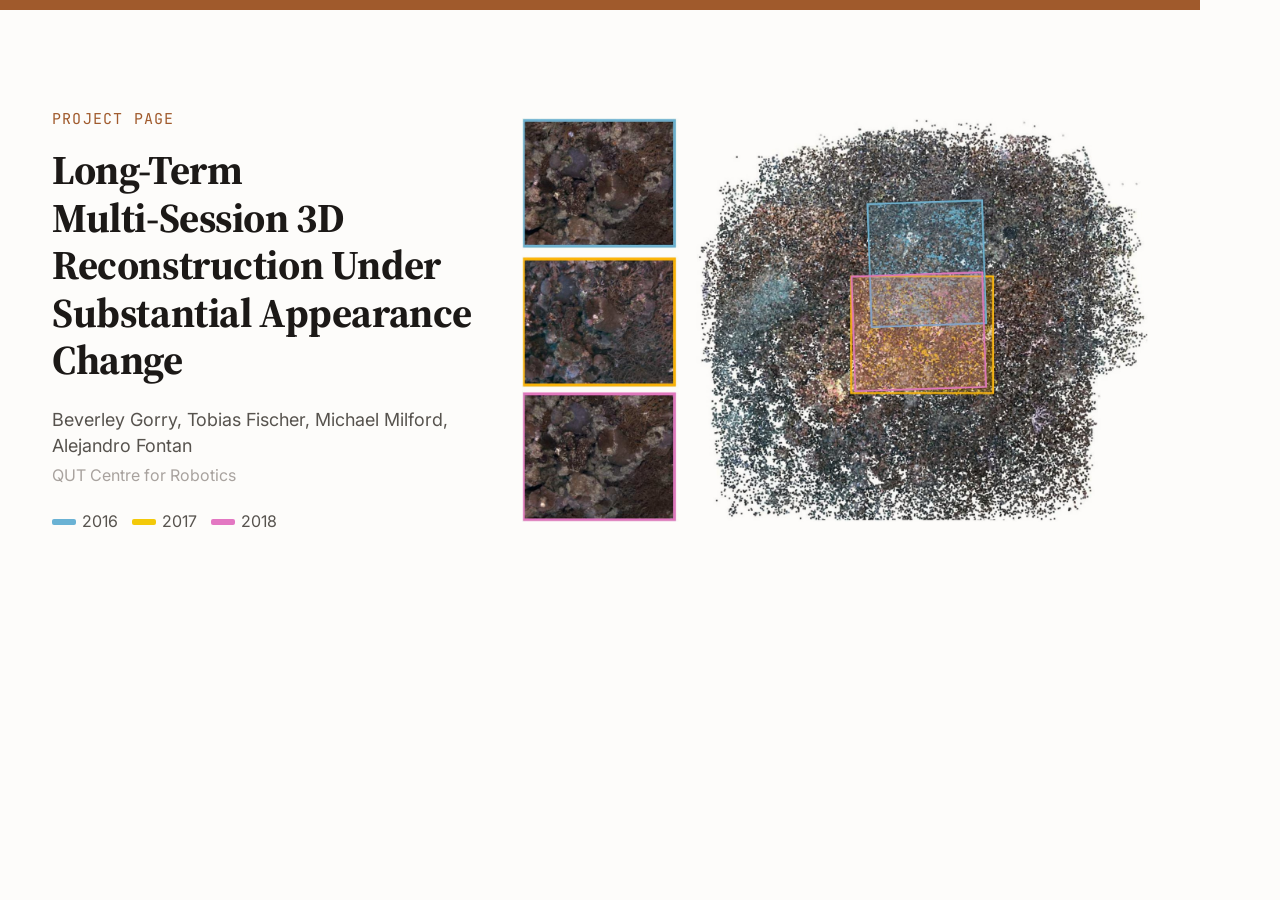
<file: scripts/social_card.html>
<!DOCTYPE html>
<!-- Source for static/images/social_card.jpg (the link-preview image, 1200x630).
     Regenerate from the repo root:
       python3 -m http.server 8765 &
       google-chrome --headless --hide-scrollbars --window-size=1200,630 \
         --screenshot=card.png http://localhost:8765/scripts/social_card.html
       python3 -c "from PIL import Image; Image.open('card.png').convert('RGB').save('static/images/social_card.jpg', quality=88)"
     Keep the image under ~1 MB; some platforms ignore larger preview images. -->
<html lang="en">
<head>
  <meta charset="utf-8">
  <link href="https://fonts.googleapis.com/css2?family=Source+Serif+4:opsz,wght@8..60,700&family=Inter:wght@400;500&family=JetBrains+Mono:wght@400&display=swap" rel="stylesheet">
  <style>
    html, body { margin: 0; width: 1200px; height: 630px; overflow: hidden; background: #fdfcfa; }
    body {
      display: flex; align-items: center; gap: 40px;
      padding: 0 52px; box-sizing: border-box;
      font-family: "Inter", sans-serif; color: #1c1917;
      border-top: 10px solid #a05a2c;
    }
    .text { flex: 0 0 430px; }
    .label { font-family: "JetBrains Mono", monospace; font-size: 15px; letter-spacing: 0.08em; color: #a05a2c; margin-bottom: 18px; }
    h1 { font-family: "Source Serif 4", serif; font-weight: 700; font-size: 41px; line-height: 1.16; margin: 0 0 22px; letter-spacing: -0.01em; }
    .authors { font-size: 18px; color: #57534e; line-height: 1.45; margin-bottom: 6px; }
    .affil { font-size: 16px; color: #a8a29e; }
    .years { margin-top: 26px; font-size: 16px; color: #57534e; }
    .bar { display: inline-block; width: 24px; height: 6px; border-radius: 2px; vertical-align: middle; margin: 0 6px 2px 14px; }
    .bar:first-child { margin-left: 0; }
    img { flex: 1; min-width: 0; width: 100%; mix-blend-mode: multiply; }
  </style>
</head>
<body>
  <div class="text">
    <div class="label">PROJECT PAGE</div>
    <h1>Long&#8209;Term Multi&#8209;Session 3D Reconstruction Under Substantial Appearance Change</h1>
    <div class="authors">Beverley Gorry, Tobias Fischer, Michael Milford, Alejandro Fontan</div>
    <div class="affil">QUT Centre for Robotics</div>
    <div class="years">
      <span class="bar" style="background:#6ab2d4"></span>2016<span class="bar" style="background:#f3c909"></span>2017<span class="bar" style="background:#e377c2"></span>2018
    </div>
  </div>
  <img src="../static/images/teaser.jpg" alt="">
</body>
</html>
</file>
